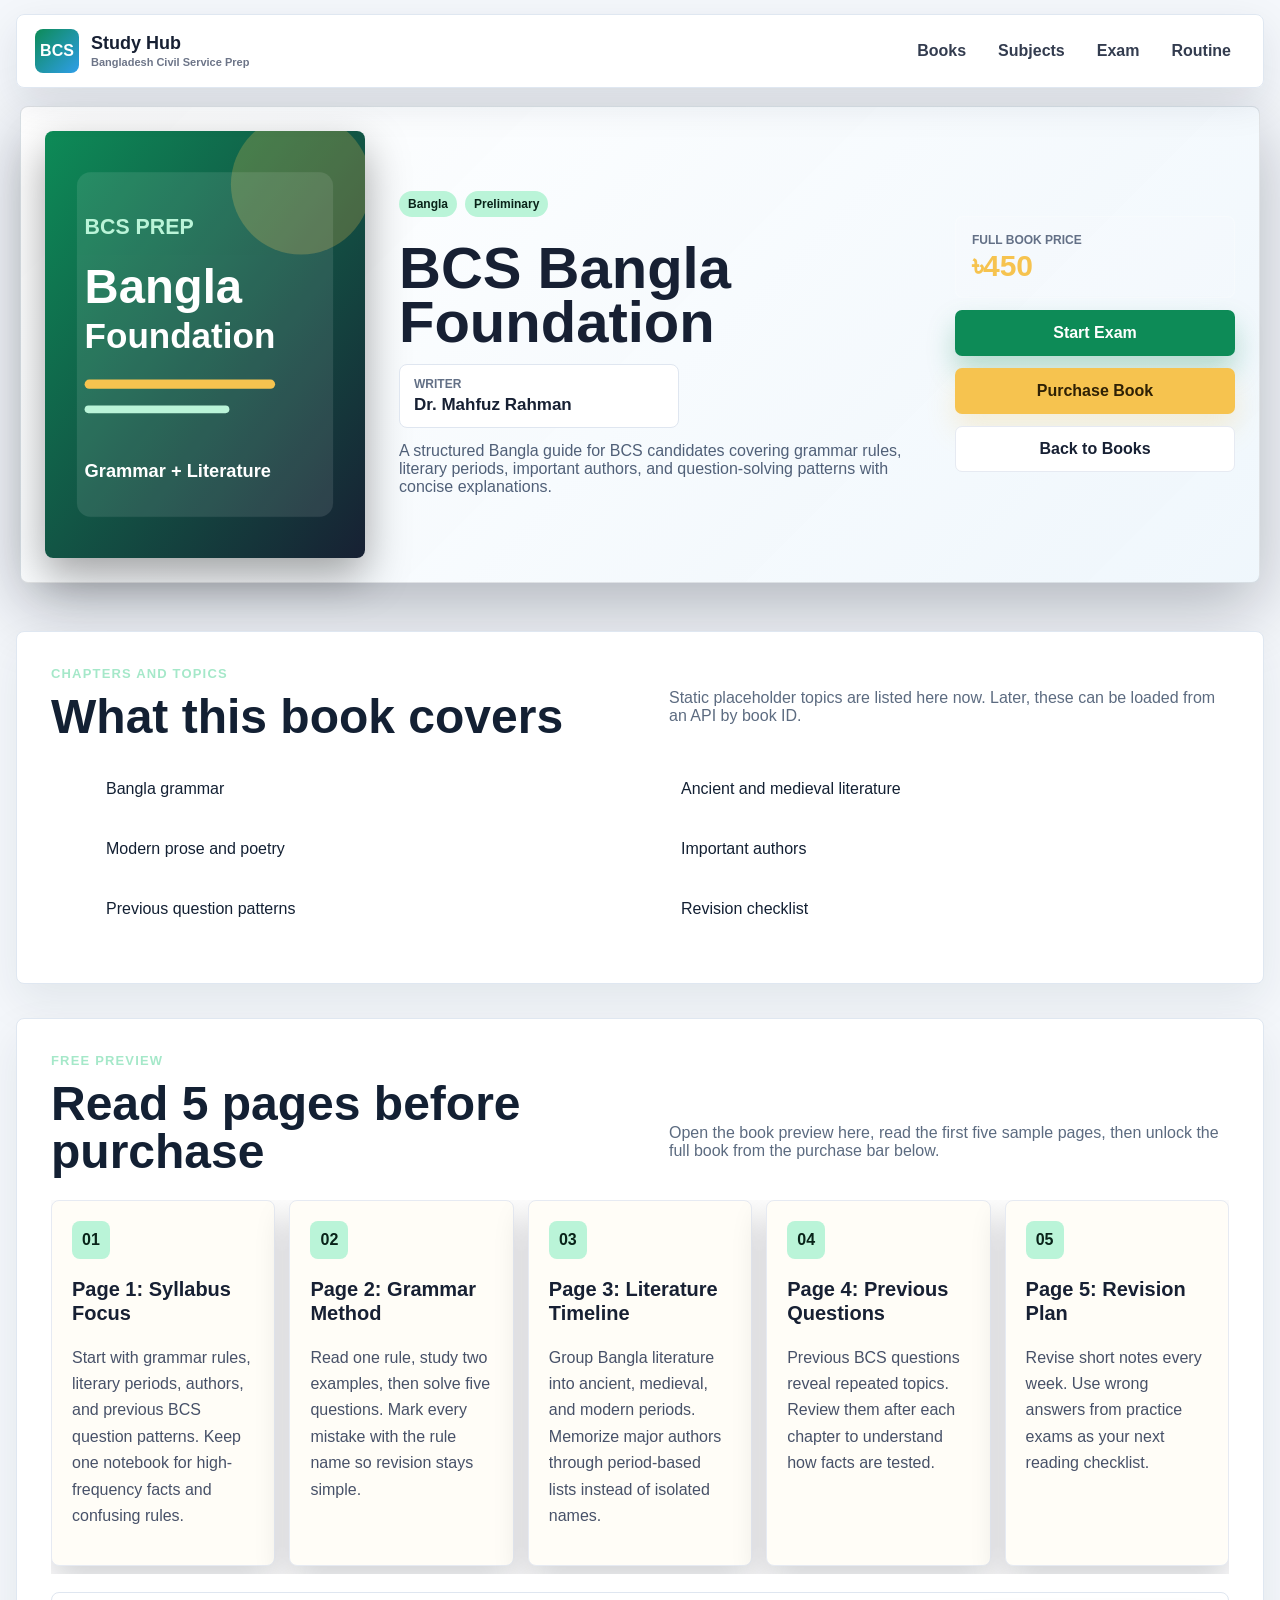
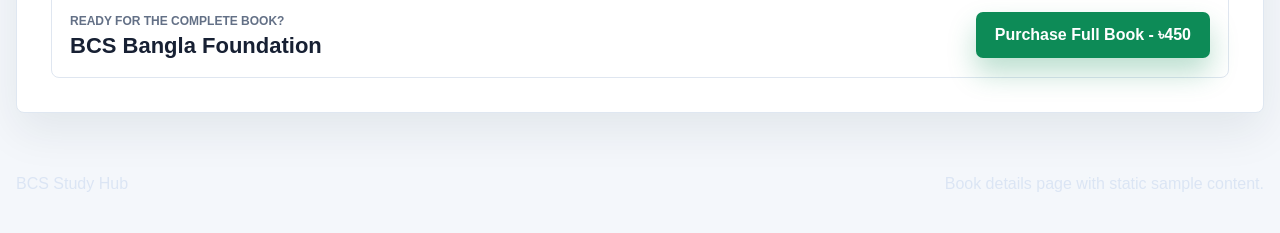
<file: pages/book.html>
<!DOCTYPE html>
<html lang="en">
<head>
  <meta charset="UTF-8">
  <meta name="viewport" content="width=device-width, initial-scale=1.0">
  <title>Book Details | BCS Study Hub</title>
  <link rel="stylesheet" href="../css/styles.css">
</head>
<body>
  <div class="app-shell">
    <header class="site-header">
      <a class="brand" href="../index.html" aria-label="BCS Study Hub home">
        <span class="brand-logo">BCS</span>
        <span>
          <strong>Study Hub</strong>
          <small>Bangladesh Civil Service Prep</small>
        </span>
      </a>
      <button class="nav-toggle" type="button" aria-label="Toggle menu" aria-expanded="false">
        <span></span>
        <span></span>
        <span></span>
      </button>
      <nav class="nav-menu" aria-label="Primary navigation">
        <a href="../index.html#books">Books</a>
        <a href="../index.html#categories">Subjects</a>
        <a href="exam.html">Exam</a>
        <a href="../index.html#about">Routine</a>
      </nav>
    </header>

    <main>
      <section class="detail-hero">
        <div class="detail-layout">
          <div class="detail-cover">
            <img id="bookCover" src="../assets/covers/bangla.svg" alt="Book cover">
          </div>

          <div class="detail-copy">
            <div class="detail-tags">
              <span id="bookSubject" class="tag">Subject</span>
              <span id="bookLevel" class="tag">Level</span>
            </div>
            <h1 id="bookTitle">Book title</h1>
            <div class="book-byline">
              <span>Writer</span>
              <strong id="bookAuthor">Author</strong>
            </div>
            <p id="bookDescription">Book description</p>
          </div>

          <aside class="detail-actions">
            <div class="price-box">
              <span>Full book price</span>
              <strong id="bookPrice">৳0</strong>
            </div>
            <button id="startExam" class="btn btn-primary" type="button">Start Exam</button>
            <a id="buyBookTop" class="btn btn-gold" href="#purchase">Purchase Book</a>
            <a class="btn btn-light" href="../index.html#books">Back to Books</a>
          </aside>
        </div>
      </section>

      <section class="section">
        <div class="section-heading">
          <div>
            <p class="eyebrow">Chapters and topics</p>
            <h2>What this book covers</h2>
          </div>
          <p>Static placeholder topics are listed here now. Later, these can be loaded from an API by book ID.</p>
        </div>
        <ul id="topicList" class="topic-list"></ul>
      </section>

      <section class="section reader-section" aria-labelledby="previewHeading">
        <div class="section-heading">
          <div>
            <p class="eyebrow">Free preview</p>
            <h2 id="previewHeading">Read 5 pages before purchase</h2>
          </div>
          <p>Open the book preview here, read the first five sample pages, then unlock the full book from the purchase bar below.</p>
        </div>
        <div id="pagePreview" class="page-preview"></div>
        <div id="purchase" class="purchase-bar">
          <div>
            <span>Ready for the complete book?</span>
            <strong id="purchaseTitle">Book title</strong>
          </div>
          <a id="purchaseBtn" class="btn btn-primary" href="#">Purchase Full Book</a>
        </div>
      </section>
    </main>

    <footer class="site-footer">
      <p>BCS Study Hub</p>
      <p>Book details page with static sample content.</p>
    </footer>
  </div>

  <script src="../js/data.js"></script>
  <script src="../js/main.js"></script>
  <script src="../js/book.js"></script>
</body>
</html>
</file>
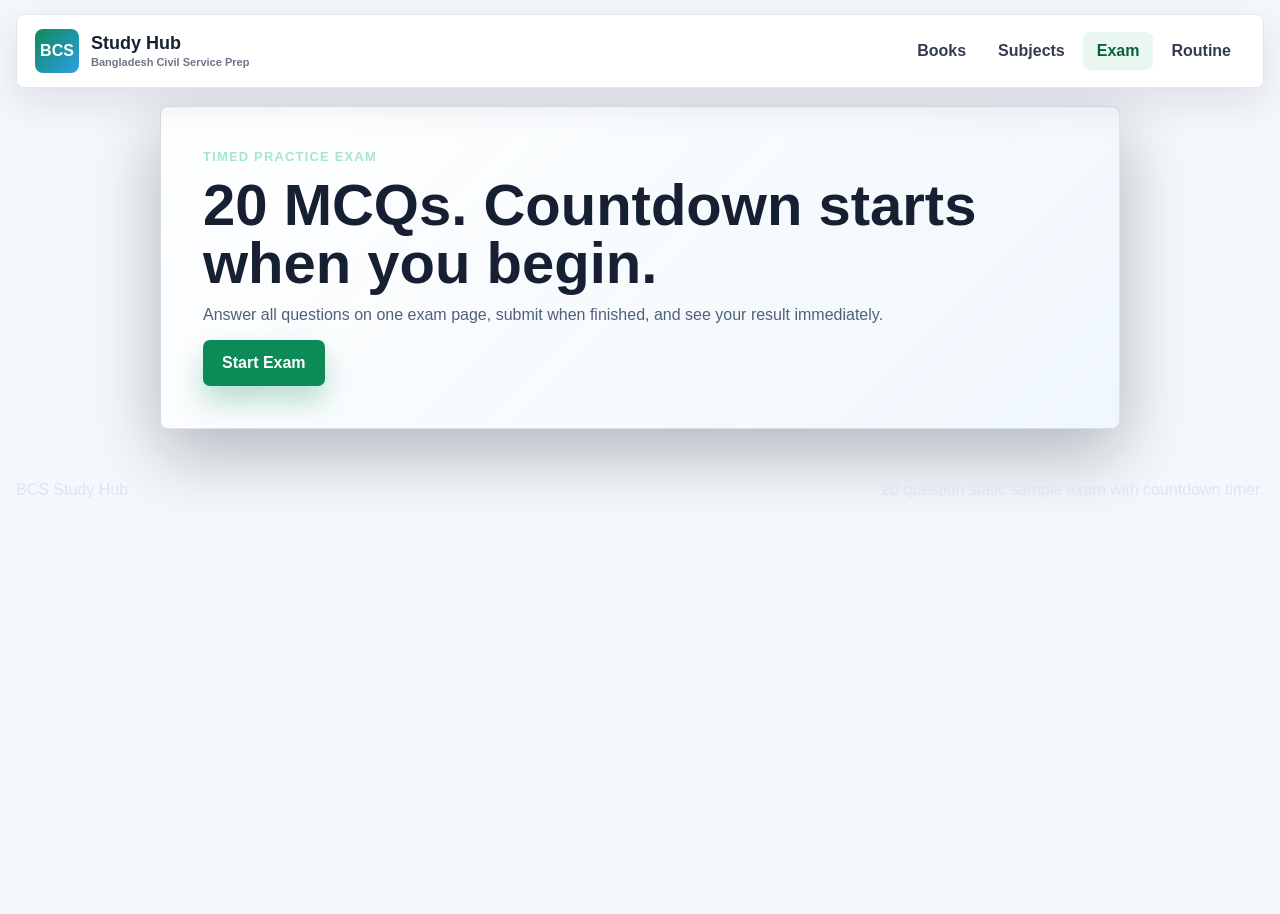
<file: pages/exam.html>
<!DOCTYPE html>
<html lang="en">
<head>
  <meta charset="UTF-8">
  <meta name="viewport" content="width=device-width, initial-scale=1.0">
  <title>Practice Exam | BCS Study Hub</title>
  <link rel="stylesheet" href="../css/styles.css">
</head>
<body>
  <div class="app-shell">
    <header class="site-header">
      <a class="brand" href="../index.html" aria-label="BCS Study Hub home">
        <span class="brand-logo">BCS</span>
        <span>
          <strong>Study Hub</strong>
          <small>Bangladesh Civil Service Prep</small>
        </span>
      </a>
      <button class="nav-toggle" type="button" aria-label="Toggle menu" aria-expanded="false">
        <span></span>
        <span></span>
        <span></span>
      </button>
      <nav class="nav-menu" aria-label="Primary navigation">
        <a href="../index.html#books">Books</a>
        <a href="../index.html#categories">Subjects</a>
        <a class="active" href="exam.html">Exam</a>
        <a href="../index.html#about">Routine</a>
      </nav>
    </header>

    <section id="examIntro" class="exam-intro">
      <p class="eyebrow">Timed practice exam</p>
      <h1>20 MCQs. Countdown starts when you begin.</h1>
      <p class="muted">Answer all questions on one exam page, submit when finished, and see your result immediately.</p>
      <button id="startExamBtn" class="btn btn-primary" type="button">Start Exam</button>
    </section>

    <main class="exam-shell">
      <aside class="exam-sidebar">
        <div class="timer">
          <span>Time remaining</span>
          <strong id="timerText">20:00</strong>
        </div>
        <div id="questionMap" class="question-map" aria-label="Question navigation"></div>
      </aside>

      <section class="exam-main">
        <div class="exam-topline">
          <p id="questionCounter" class="eyebrow">Question 1 of 20</p>
          <button id="submitBtn" class="btn btn-primary" type="button">Submit Exam</button>
        </div>
        <h1 id="questionText" class="exam-question">Question text</h1>
        <div id="optionList" class="option-list"></div>
        <div class="exam-controls">
          <button id="prevBtn" class="btn btn-light" type="button">Previous</button>
          <button id="nextBtn" class="btn btn-light" type="button">Next</button>
        </div>
      </section>
    </main>

    <footer class="site-footer">
      <p>BCS Study Hub</p>
      <p>20-question static sample exam with countdown timer.</p>
    </footer>
  </div>

  <script src="../js/data.js"></script>
  <script src="../js/main.js"></script>
  <script src="../js/exam.js"></script>
</body>
</html>
</file>
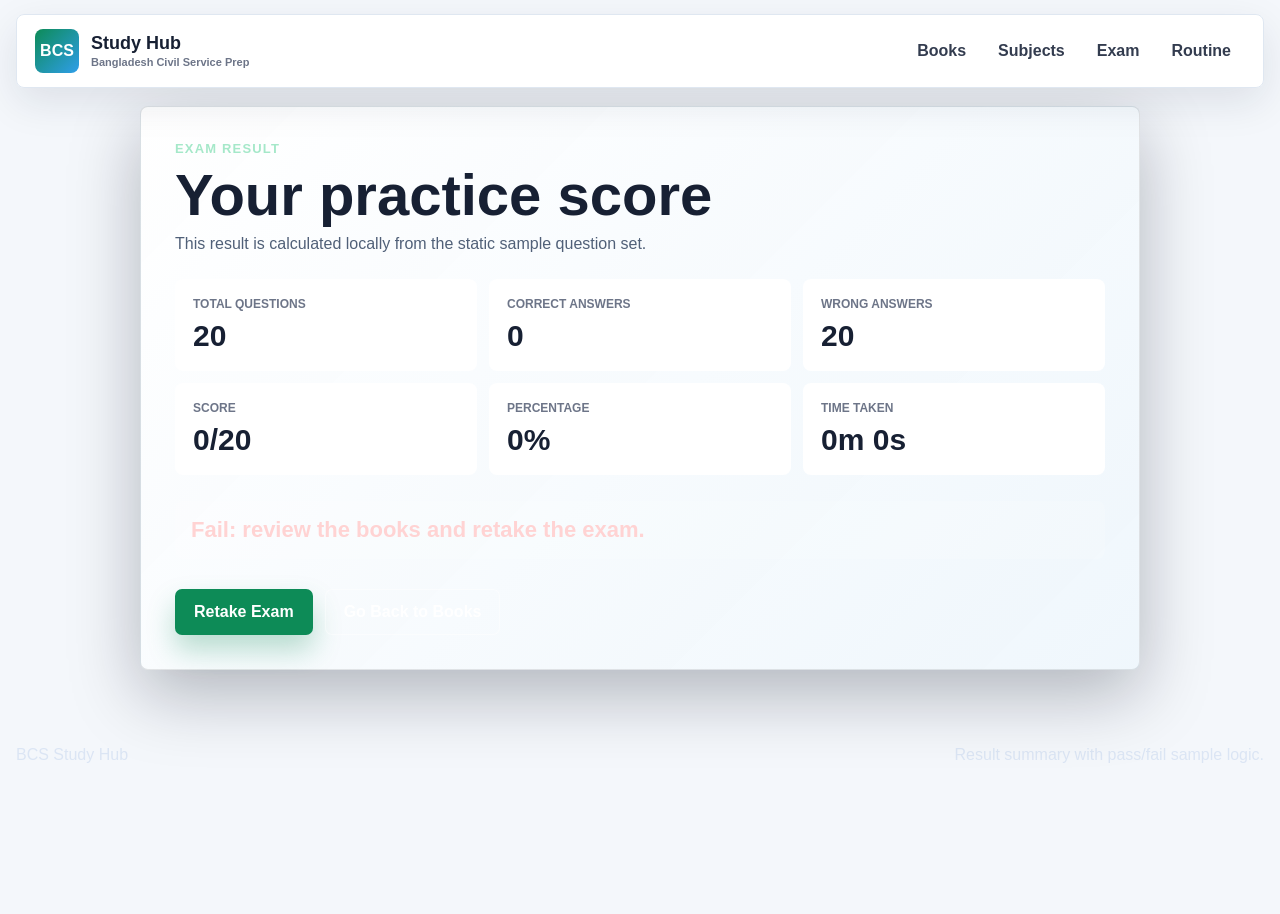
<file: pages/result.html>
<!DOCTYPE html>
<html lang="en">
<head>
  <meta charset="UTF-8">
  <meta name="viewport" content="width=device-width, initial-scale=1.0">
  <title>Exam Result | BCS Study Hub</title>
  <link rel="stylesheet" href="../css/styles.css">
</head>
<body>
  <div class="app-shell">
    <header class="site-header">
      <a class="brand" href="../index.html" aria-label="BCS Study Hub home">
        <span class="brand-logo">BCS</span>
        <span>
          <strong>Study Hub</strong>
          <small>Bangladesh Civil Service Prep</small>
        </span>
      </a>
      <button class="nav-toggle" type="button" aria-label="Toggle menu" aria-expanded="false">
        <span></span>
        <span></span>
        <span></span>
      </button>
      <nav class="nav-menu" aria-label="Primary navigation">
        <a href="../index.html#books">Books</a>
        <a href="../index.html#categories">Subjects</a>
        <a href="exam.html">Exam</a>
        <a href="../index.html#about">Routine</a>
      </nav>
    </header>

    <main class="result-page">
      <section class="result-card">
        <p class="eyebrow">Exam result</p>
        <h1>Your practice score</h1>
        <p class="muted">This result is calculated locally from the static sample question set.</p>

        <div class="result-grid">
          <div class="result-stat"><span>Total questions</span><strong id="totalQuestions">20</strong></div>
          <div class="result-stat"><span>Correct answers</span><strong id="correctAnswers">0</strong></div>
          <div class="result-stat"><span>Wrong answers</span><strong id="wrongAnswers">0</strong></div>
          <div class="result-stat"><span>Score</span><strong id="score">0/20</strong></div>
          <div class="result-stat"><span>Percentage</span><strong id="percentage">0%</strong></div>
          <div class="result-stat"><span>Time taken</span><strong id="timeTaken">0m 0s</strong></div>
        </div>

        <p id="passStatus" class="result-status">Result status</p>
        <div class="hero-actions">
          <a class="btn btn-primary" href="exam.html">Retake Exam</a>
          <a class="btn btn-ghost" href="../index.html#books">Go Back to Books</a>
        </div>
      </section>
    </main>

    <footer class="site-footer">
      <p>BCS Study Hub</p>
      <p>Result summary with pass/fail sample logic.</p>
    </footer>
  </div>

  <script src="../js/main.js"></script>
  <script src="../js/result.js"></script>
</body>
</html>
</file>
<file: css/styles.css>
:root {
  --bg: #0d1333;
  --bg-soft: #15204d;
  --surface: rgba(255, 255, 255, 0.12);
  --surface-strong: rgba(255, 255, 255, 0.18);
  --card: #ffffff;
  --text: #f9fbff;
  --ink: #172033;
  --muted: #6d7588;
  --line: rgba(255, 255, 255, 0.22);
  --line-dark: #e6eaf2;
  --primary: #0d8b57;
  --primary-dark: #06633d;
  --accent: #2f9ee9;
  --gold: #f6c34f;
  --danger: #d94b4b;
  --success: #15a66a;
  --shadow: 0 24px 70px rgba(4, 10, 30, 0.28);
  --radius: 8px;
}

* {
  box-sizing: border-box;
}

html {
  scroll-behavior: smooth;
}

body {
  margin: 0;
  font-family: Inter, Arial, Helvetica, sans-serif;
  color: var(--text);
  background:
    linear-gradient(135deg, rgba(6, 38, 54, 0.96), rgba(15, 26, 48, 0.97)),
    linear-gradient(90deg, #073b34, #1e315c 55%, #251f42);
  min-height: 100vh;
}

body[data-theme="light"] {
  color: #172033;
  background:
    linear-gradient(135deg, rgba(244, 248, 252, 0.98), rgba(232, 241, 248, 0.98)),
    linear-gradient(90deg, #ecfff6, #eef6ff 55%, #f5f0ff);
}

a {
  color: inherit;
  text-decoration: none;
}

button,
input,
select {
  font: inherit;
}

img {
  display: block;
  max-width: 100%;
}

[hidden] {
  display: none !important;
}

.app-shell {
  min-height: 100vh;
}

.site-header {
  position: sticky;
  top: 0;
  z-index: 30;
  display: flex;
  align-items: center;
  justify-content: space-between;
  gap: 24px;
  width: min(1420px, calc(100% - 40px));
  margin: 20px auto 0;
  padding: 14px 18px;
  border: 1px solid var(--line);
  border-radius: var(--radius);
  background: rgba(255, 255, 255, 0.9);
  color: var(--ink);
  box-shadow: 0 12px 34px rgba(8, 16, 38, 0.18);
  backdrop-filter: blur(20px);
}

.brand {
  display: flex;
  align-items: center;
  gap: 12px;
  min-width: 210px;
}

.brand-logo {
  display: grid;
  place-items: center;
  width: 44px;
  height: 44px;
  border-radius: var(--radius);
  color: #fff;
  background: linear-gradient(135deg, var(--primary), var(--accent));
  font-weight: 900;
}

.brand strong,
.brand small {
  display: block;
}

.brand strong {
  font-size: 18px;
  line-height: 1.1;
}

.brand small {
  margin-top: 3px;
  color: var(--muted);
  font-size: 11px;
  font-weight: 700;
}

.nav-menu {
  display: flex;
  align-items: center;
  gap: 4px;
}

.nav-menu a {
  padding: 10px 14px;
  border-radius: 7px;
  color: #333c4f;
  font-weight: 700;
  transition: background 180ms ease, color 180ms ease;
}

.nav-menu a:hover,
.nav-menu a.active {
  background: #e9f7f0;
  color: var(--primary-dark);
}

.cart-link {
  display: inline-flex;
  align-items: center;
  gap: 7px;
}

.cart-link span {
  display: grid;
  place-items: center;
  min-width: 22px;
  height: 22px;
  padding: 0 6px;
  border-radius: 999px;
  color: #fff;
  background: var(--primary);
  font-size: 12px;
}

.theme-toggle,
.login-btn {
  display: inline-flex;
  align-items: center;
  justify-content: center;
  gap: 8px;
  min-height: 38px;
  border-radius: 7px;
  padding: 9px 13px;
  cursor: pointer;
  font-weight: 900;
}

.theme-toggle {
  border: 1px solid #d4dce8;
  color: #263248;
  background: #fff;
}

.theme-icon {
  display: grid;
  place-items: center;
  position: relative;
  width: 24px;
  height: 24px;
  border-radius: 999px;
  color: #082116;
  background: #f6c34f;
  font-size: 0;
  line-height: 1;
}

.theme-icon::before {
  content: "";
  width: 10px;
  height: 10px;
  border-radius: 999px;
  background: currentColor;
  box-shadow:
    0 -7px 0 -4px currentColor,
    0 7px 0 -4px currentColor,
    7px 0 0 -4px currentColor,
    -7px 0 0 -4px currentColor;
}

.theme-label {
  min-width: 35px;
  text-align: left;
}

body[data-theme="light"] .theme-icon {
  color: #fff;
  background: #172033;
}

body[data-theme="light"] .theme-icon::before {
  width: 11px;
  height: 11px;
  background: #fff;
  box-shadow: 4px -2px 0 0 #172033;
}

.login-btn {
  border: 1px solid var(--primary);
  color: #fff;
  background: var(--primary);
  box-shadow: 0 10px 22px rgba(13, 139, 87, 0.22);
}

.nav-toggle {
  display: none;
  width: 44px;
  height: 44px;
  border: 1px solid var(--line-dark);
  border-radius: 7px;
  background: #fff;
  cursor: pointer;
}

.nav-toggle span {
  display: block;
  width: 20px;
  height: 2px;
  margin: 5px auto;
  background: var(--ink);
}

.hero {
  display: grid;
  grid-template-columns: minmax(0, 1fr) minmax(360px, 0.72fr);
  align-items: center;
  gap: 32px;
  width: min(1420px, calc(100% - 40px));
  min-height: 620px;
  margin: 18px auto 48px;
  padding: 72px 64px;
  border: 1px solid var(--line);
  border-radius: var(--radius);
  background:
    linear-gradient(90deg, rgba(8, 14, 31, 0.94), rgba(8, 14, 31, 0.58)),
    linear-gradient(135deg, rgba(13, 139, 87, 0.2), rgba(47, 158, 233, 0.12)),
    linear-gradient(135deg, rgba(255, 255, 255, 0.24), rgba(255, 255, 255, 0.06));
  box-shadow: var(--shadow);
}

.eyebrow {
  margin: 0 0 12px;
  color: #a5e8c9;
  font-size: 13px;
  font-weight: 900;
  letter-spacing: 0.09em;
  text-transform: uppercase;
}

h1,
h2,
h3,
p {
  margin-top: 0;
}

h1 {
  max-width: 860px;
  margin-bottom: 18px;
  font-size: clamp(42px, 6.6vw, 86px);
  line-height: 0.94;
  letter-spacing: 0;
}

.hero-text {
  max-width: 650px;
  color: #dbe5f4;
  font-size: 18px;
}

.hero-actions {
  display: flex;
  flex-wrap: wrap;
  gap: 12px;
  margin-top: 30px;
}

.btn {
  display: inline-flex;
  align-items: center;
  justify-content: center;
  min-height: 46px;
  padding: 12px 18px;
  border: 1px solid transparent;
  border-radius: 7px;
  cursor: pointer;
  font-weight: 900;
  transition: transform 180ms ease, box-shadow 180ms ease, background 180ms ease, color 180ms ease;
}

.btn:hover {
  transform: translateY(-2px);
}

.btn-primary {
  color: #fff;
  background: var(--primary);
  box-shadow: 0 15px 28px rgba(13, 139, 87, 0.28);
}

.btn-primary:hover {
  background: var(--primary-dark);
}

.btn-ghost {
  color: #fff;
  border-color: rgba(255, 255, 255, 0.4);
  background: rgba(255, 255, 255, 0.08);
}

.btn-light {
  color: var(--ink);
  background: #fff;
  border-color: var(--line-dark);
}

.btn-gold {
  color: #2f2105;
  background: var(--gold);
  box-shadow: 0 15px 28px rgba(246, 195, 79, 0.22);
}

.btn-gold:hover {
  background: #ffd56e;
}

.hero-panel {
  display: grid;
  gap: 16px;
}

.hero-card {
  min-height: 280px;
  padding: 26px;
  border: 1px solid var(--line);
  border-radius: var(--radius);
  background:
    linear-gradient(160deg, rgba(13, 139, 87, 0.34), transparent 46%),
    linear-gradient(145deg, rgba(255, 255, 255, 0.24), rgba(255, 255, 255, 0.08)),
    repeating-linear-gradient(0deg, transparent 0 34px, rgba(255, 255, 255, 0.08) 35px);
  box-shadow: inset 0 1px 0 rgba(255, 255, 255, 0.24), 0 24px 46px rgba(0, 0, 0, 0.18);
}

.status-pill,
.tag {
  display: inline-flex;
  align-items: center;
  width: fit-content;
  min-height: 26px;
  padding: 5px 9px;
  border-radius: 999px;
  color: #092319;
  background: #baf4d8;
  font-size: 12px;
  font-weight: 900;
}

.hero-card h2 {
  margin: 26px 0 10px;
  color: #fff;
  font-size: 24px;
}

.hero-card strong {
  display: block;
  margin-bottom: 10px;
  color: var(--gold);
  font-size: 56px;
  line-height: 1;
}

.hero-card p {
  color: #dbe5f4;
}

.hero-metrics {
  display: grid;
  grid-template-columns: repeat(3, 1fr);
  gap: 10px;
}

.hero-metrics div {
  padding: 16px;
  border: 1px solid var(--line);
  border-radius: var(--radius);
  background: rgba(255, 255, 255, 0.14);
}

.hero-metrics strong,
.hero-metrics span {
  display: block;
}

.hero-metrics strong {
  color: #fff;
  font-size: 28px;
}

.hero-metrics span {
  color: #dbe5f4;
  font-size: 12px;
  font-weight: 700;
}

.category-bar {
  display: flex;
  gap: 0;
  width: min(1420px, calc(100% - 40px));
  margin: 0 auto 48px;
  border-radius: var(--radius);
  overflow-x: auto;
  background: linear-gradient(90deg, #056b43, var(--primary), #087548);
  box-shadow: 0 18px 40px rgba(4, 10, 30, 0.18);
}

.category-bar a {
  flex: 0 0 auto;
  padding: 18px 24px;
  color: #fff;
  font-weight: 900;
  white-space: nowrap;
  border-right: 1px solid rgba(255, 255, 255, 0.14);
}

.category-bar a:hover {
  background: rgba(0, 0, 0, 0.12);
}

.section {
  width: min(1420px, calc(100% - 40px));
  margin: 0 auto 48px;
  padding: 46px;
  border: 1px solid var(--line);
  border-radius: var(--radius);
  background: rgba(255, 255, 255, 0.14);
  box-shadow: var(--shadow);
  backdrop-filter: blur(18px);
}

.library-section {
  position: relative;
  overflow: hidden;
  background:
    linear-gradient(135deg, rgba(255, 255, 255, 0.2), rgba(255, 255, 255, 0.08)),
    linear-gradient(180deg, rgba(13, 139, 87, 0.12), rgba(47, 158, 233, 0.08));
}

.library-section::before {
  content: "";
  position: absolute;
  inset: 0;
  pointer-events: none;
  background: linear-gradient(90deg, rgba(255, 255, 255, 0.06), transparent 30%, rgba(255, 255, 255, 0.08));
}

.library-section > * {
  position: relative;
  z-index: 1;
}

.section-heading {
  display: flex;
  justify-content: space-between;
  align-items: flex-end;
  gap: 32px;
  margin-bottom: 24px;
}

.section-heading h2 {
  margin: 0;
  color: #fff;
  font-size: clamp(30px, 4vw, 48px);
  line-height: 1;
}

.section-heading > p {
  max-width: 560px;
  color: #dbe5f4;
}

.toolbar {
  display: grid;
  grid-template-columns: minmax(0, 1fr) minmax(210px, 260px);
  gap: 14px;
  margin-bottom: 24px;
}

.demo-tabs-block {
  position: relative;
  max-width: 760px;
  margin: 10px auto 34px;
  text-align: center;
}

.demo-tabs-block::after {
  content: "";
  position: absolute;
  top: 4px;
  right: -120px;
  width: 120px;
  height: 120px;
  opacity: 0.45;
  background-image: radial-gradient(circle, rgba(255, 255, 255, 0.72) 2px, transparent 3px);
  background-size: 28px 28px;
}

.demo-tabs-block h3 {
  margin: 0 0 26px;
  color: #fff;
  font-size: clamp(32px, 4.5vw, 48px);
  font-weight: 500;
  line-height: 1.12;
}

.demo-tabs-block h3 span {
  position: relative;
  display: inline-block;
  font-weight: 900;
}

.demo-tabs-block h3 span::after {
  content: "";
  position: absolute;
  left: 4px;
  right: 4px;
  bottom: 3px;
  z-index: -1;
  height: 10px;
  border-radius: 999px;
  background: var(--gold);
}

.book-tabs {
  position: relative;
  z-index: 1;
  display: grid;
  grid-template-columns: repeat(3, minmax(110px, 1fr));
  gap: 0;
  width: min(520px, 100%);
  max-width: 100%;
  margin: 0 auto;
  padding: 0 18px;
  border: 0;
  border-radius: 0;
  background: #edf5fb;
  box-shadow: 0 14px 34px rgba(4, 10, 30, 0.18);
}

.book-tab {
  position: relative;
  width: 100%;
  min-height: 46px;
  border: 0;
  border-radius: 0;
  padding: 12px 10px;
  color: #47658f;
  background: transparent;
  cursor: pointer;
  font-size: 13px;
  font-weight: 900;
}

.book-tab:hover,
.book-tab.active {
  color: #24b99b;
  background: transparent;
}

.book-tab::after {
  content: "";
  position: absolute;
  left: 18px;
  right: 18px;
  bottom: 7px;
  height: 1px;
  background: transparent;
}

.book-tab:hover::after,
.book-tab.active::after {
  background: #24b99b;
}

.search-box,
.select-box,
.field {
  display: grid;
  gap: 8px;
}

.search-box span,
.select-box span,
.field span {
  color: #dbe5f4;
  font-size: 12px;
  font-weight: 900;
  text-transform: uppercase;
}

input,
select {
  width: 100%;
  min-height: 48px;
  border: 1px solid rgba(255, 255, 255, 0.28);
  border-radius: 7px;
  padding: 0 14px;
  color: var(--ink);
  background: rgba(255, 255, 255, 0.92);
}

.featured-book {
  display: grid;
  grid-template-columns: minmax(160px, 220px) minmax(0, 1fr) minmax(190px, 240px);
  gap: 24px;
  align-items: center;
  min-height: 300px;
  margin-bottom: 28px;
  padding: 24px;
  border: 1px solid rgba(255, 255, 255, 0.18);
  border-radius: var(--radius);
  background:
    linear-gradient(90deg, rgba(8, 16, 38, 0.9), rgba(8, 16, 38, 0.68)),
    linear-gradient(135deg, rgba(13, 139, 87, 0.38), rgba(47, 158, 233, 0.24));
  box-shadow: inset 0 1px 0 rgba(255, 255, 255, 0.16), 0 24px 54px rgba(0, 0, 0, 0.24);
}

.library-section .featured-book {
  display: none;
}

.featured-cover {
  overflow: hidden;
  border-radius: var(--radius);
  box-shadow: 0 22px 44px rgba(0, 0, 0, 0.4);
  transition: transform 180ms ease;
}

.featured-cover:hover {
  transform: translateY(-4px);
}

.featured-cover img {
  width: 100%;
  aspect-ratio: 3 / 4;
  object-fit: cover;
}

.featured-content h3 {
  margin-bottom: 10px;
  color: #fff;
  font-size: clamp(30px, 4vw, 52px);
  line-height: 1;
}

.featured-content p {
  max-width: 680px;
  color: #dbe5f4;
}

.featured-actions {
  display: grid;
  gap: 12px;
}

.writer-row,
.book-byline {
  display: grid;
  gap: 4px;
  margin: 14px 0;
}

.writer-row span,
.book-byline span,
.price-box span,
.purchase-bar span {
  color: #c7d3e7;
  font-size: 12px;
  font-weight: 900;
  text-transform: uppercase;
}

.writer-row strong,
.book-byline strong {
  color: #fff;
  font-size: 17px;
}

.writer-row.small {
  margin: 0 0 10px;
}

.writer-row.small span {
  font-size: 11px;
}

.writer-row.small strong {
  color: #dce5f4;
  overflow: hidden;
  font-size: 13px;
  text-overflow: ellipsis;
  white-space: nowrap;
}

.price-box {
  display: grid;
  gap: 4px;
  padding: 16px;
  border: 1px solid rgba(255, 255, 255, 0.22);
  border-radius: var(--radius);
  background: rgba(255, 255, 255, 0.12);
}

.price-box strong {
  color: var(--gold);
  font-size: 30px;
  line-height: 1;
}

.price-box.compact {
  background: rgba(0, 0, 0, 0.18);
}

.carousel-shell {
  position: relative;
}

.book-grid.book-carousel {
  display: grid;
  grid-template-columns: repeat(3, minmax(0, 1fr));
  gap: 16px;
  overflow: visible;
  padding: 0 4px 22px;
}

.book-grid.book-carousel::-webkit-scrollbar {
  display: none;
}

.library-section .carousel-btn,
.library-section .carousel-dots {
  display: none;
}

.book-card {
  position: relative;
  display: flex;
  flex-direction: column;
  height: 520px;
  overflow: hidden;
  border-radius: var(--radius);
  border: 1px solid rgba(255, 255, 255, 0.12);
  background:
    linear-gradient(180deg, rgba(20, 30, 62, 0.98), rgba(8, 7, 27, 0.98)),
    #0a071b;
  box-shadow: 0 14px 28px rgba(4, 10, 30, 0.28);
  cursor: pointer;
  transition: transform 180ms ease, box-shadow 180ms ease, border-color 180ms ease;
}

.book-card:hover {
  transform: translateY(-5px);
  border-color: rgba(186, 244, 216, 0.42);
  box-shadow: 0 22px 42px rgba(4, 10, 30, 0.38);
}

.book-cover-wrap {
  position: relative;
  height: 235px;
  flex: 0 0 235px;
  overflow: hidden;
  background: rgba(255, 255, 255, 0.05);
}

.book-cover-wrap img {
  width: 100%;
  height: 100%;
  object-fit: cover;
}

.book-cover-wrap::after {
  content: "";
  position: absolute;
  inset: auto 0 0;
  height: 38%;
  background: linear-gradient(transparent, rgba(8, 7, 27, 0.88));
}

.book-badge {
  position: absolute;
  top: 10px;
  right: 10px;
  z-index: 1;
  padding: 5px 8px;
  border-radius: 999px;
  color: #082116;
  background: #d5ff73;
  font-size: 11px;
  font-weight: 900;
}

.book-card-body {
  display: flex;
  flex: 1;
  flex-direction: column;
  min-height: 0;
  padding: 14px 16px 16px;
}

.book-card h3 {
  display: -webkit-box;
  min-height: 44px;
  margin-bottom: 7px;
  color: #fff;
  overflow: hidden;
  font-size: 17px;
  line-height: 1.28;
  -webkit-box-orient: vertical;
  -webkit-line-clamp: 2;
}

.book-card p {
  display: -webkit-box;
  min-height: 50px;
  margin-bottom: 10px;
  color: #d5d9e8;
  overflow: hidden;
  font-size: 13px;
  line-height: 1.28;
  -webkit-box-orient: vertical;
  -webkit-line-clamp: 3;
}

.book-meta {
  display: flex;
  justify-content: space-between;
  gap: 12px;
  margin: auto 0 12px;
  color: #b8ff5e;
  font-size: 13px;
  font-weight: 900;
}

.book-meta span {
  min-width: 0;
}

.book-meta span:first-child {
  overflow: hidden;
  text-overflow: ellipsis;
  white-space: nowrap;
}

.card-link {
  width: 100%;
  min-height: 42px;
  padding: 10px 14px;
}

.carousel-btn {
  position: absolute;
  top: 50%;
  z-index: 5;
  display: grid;
  place-items: center;
  width: 44px;
  height: 64px;
  border: 1px solid rgba(255, 255, 255, 0.28);
  border-radius: var(--radius);
  color: #fff;
  background: rgba(5, 10, 28, 0.72);
  box-shadow: 0 18px 34px rgba(0, 0, 0, 0.32);
  cursor: pointer;
  font-size: 38px;
  line-height: 1;
  transform: translateY(-50%);
  transition: background 180ms ease, transform 180ms ease, opacity 180ms ease;
}

.carousel-btn:hover {
  background: rgba(13, 139, 87, 0.92);
  transform: translateY(-50%) scale(1.04);
}

.carousel-btn:disabled {
  cursor: not-allowed;
  opacity: 0.32;
}

.carousel-btn-prev {
  left: -12px;
}

.carousel-btn-next {
  right: -12px;
}

.carousel-dots {
  display: flex;
  justify-content: center;
  gap: 8px;
  min-height: 20px;
}

.carousel-dots button {
  width: 9px;
  height: 9px;
  padding: 0;
  border: 0;
  border-radius: 999px;
  background: rgba(255, 255, 255, 0.38);
  cursor: pointer;
  transition: width 180ms ease, background 180ms ease;
}

.carousel-dots button.active {
  width: 28px;
  background: #baf4d8;
}

.courses-section {
  color: var(--ink);
  background: #f7f9fc;
  border-color: #e4e9f2;
}

.courses-section .eyebrow {
  color: var(--primary-dark);
}

.course-topbar {
  display: flex;
  align-items: end;
  justify-content: space-between;
  gap: 24px;
  margin-bottom: 24px;
}

.course-topbar h2 {
  margin-bottom: 10px;
  color: var(--ink);
  font-size: clamp(30px, 4vw, 46px);
  line-height: 1;
}

.course-topbar p {
  max-width: 720px;
  margin-bottom: 0;
  color: #5d687c;
}

.course-sort {
  min-width: 220px;
}

.course-sort span,
.sell-form .field span {
  color: #546077;
}

.course-market {
  display: grid;
  grid-template-columns: 300px minmax(0, 1fr);
  gap: 24px;
  align-items: start;
}

.course-filter,
.course-card,
.sell-form {
  border: 1px solid #e1e7f0;
  border-radius: var(--radius);
  background: #fff;
  box-shadow: 0 14px 34px rgba(21, 32, 77, 0.08);
}

.course-filter {
  position: sticky;
  top: 104px;
  overflow: hidden;
}

.course-filter h3 {
  margin: 0;
  padding: 18px;
  color: var(--ink);
  border-bottom: 1px solid #edf1f7;
}

.filter-group {
  padding: 16px;
  border-bottom: 1px solid #edf1f7;
}

.filter-group strong {
  display: block;
  margin-bottom: 12px;
  padding: 12px 14px;
  border-radius: var(--radius);
  background: #f1f4f8;
  color: #1f2937;
  font-size: 13px;
}

.filter-options {
  display: grid;
  gap: 9px;
}

.filter-option {
  display: flex;
  align-items: center;
  gap: 10px;
  width: 100%;
  min-height: 34px;
  border: 0;
  color: #425066;
  background: transparent;
  cursor: pointer;
  text-align: left;
}

.filter-option span {
  width: 20px;
  height: 20px;
  border: 2px solid #cbd3df;
  border-radius: 6px;
  background: #fff;
}

.filter-option.active {
  color: var(--primary-dark);
  font-weight: 900;
}

.filter-option.active span {
  border-color: var(--primary);
  background:
    linear-gradient(135deg, transparent 44%, #fff 45% 55%, transparent 56%),
    var(--primary);
}

.filter-summary {
  display: flex;
  align-items: center;
  justify-content: space-between;
  gap: 10px;
  padding: 16px;
  color: #5d687c;
  font-size: 13px;
  font-weight: 800;
}

.text-btn {
  border: 0;
  color: var(--primary-dark);
  background: transparent;
  cursor: pointer;
  font-weight: 900;
}

.course-grid {
  display: grid;
  grid-template-columns: repeat(3, minmax(0, 1fr));
  gap: 16px;
}

.course-card {
  display: flex;
  flex-direction: column;
  overflow: hidden;
  transition: transform 180ms ease, box-shadow 180ms ease;
}

.course-card:hover {
  transform: translateY(-4px);
  box-shadow: 0 18px 42px rgba(21, 32, 77, 0.14);
}

.course-thumb {
  position: relative;
  display: block;
  height: 190px;
  overflow: hidden;
  background: #10162e;
}

.course-thumb img {
  width: 100%;
  height: 100%;
  object-fit: cover;
}

.course-thumb span {
  position: absolute;
  top: 12px;
  left: 12px;
  padding: 6px 9px;
  border-radius: 999px;
  color: #072014;
  background: #baf4d8;
  font-size: 12px;
  font-weight: 900;
}

.course-body {
  display: flex;
  flex: 1;
  flex-direction: column;
  padding: 16px;
}

.course-tags,
.course-meta,
.course-actions {
  display: flex;
  align-items: center;
  gap: 10px;
}

.course-tags {
  flex-wrap: wrap;
  margin-bottom: 12px;
}

.course-tags span {
  padding: 5px 8px;
  border-radius: 999px;
  color: #425066;
  background: #f0f4f8;
  font-size: 12px;
  font-weight: 800;
}

.course-card h3 {
  display: -webkit-box;
  min-height: 48px;
  margin-bottom: 8px;
  color: #071226;
  overflow: hidden;
  font-size: 19px;
  line-height: 1.25;
  -webkit-box-orient: vertical;
  -webkit-line-clamp: 2;
}

.course-card p {
  display: -webkit-box;
  min-height: 57px;
  color: #5d687c;
  overflow: hidden;
  font-size: 14px;
  line-height: 1.35;
  -webkit-box-orient: vertical;
  -webkit-line-clamp: 3;
}

.course-meta {
  margin: auto 0 14px;
}

.course-meta strong {
  color: #f06f13;
  font-size: 22px;
}

.course-meta del,
.course-meta span {
  color: #7a8597;
  font-size: 13px;
}

.course-meta span {
  margin-left: auto;
}

.course-actions {
  display: grid;
  grid-template-columns: minmax(0, 1fr) minmax(0, 1fr);
}

.course-actions .btn {
  min-height: 42px;
  padding: 10px 12px;
}

.sell-section {
  display: grid;
  grid-template-columns: minmax(0, 0.8fr) minmax(420px, 1fr);
  gap: 28px;
  align-items: start;
  background:
    linear-gradient(135deg, rgba(8, 16, 38, 0.92), rgba(13, 139, 87, 0.58)),
    rgba(255, 255, 255, 0.12);
}

.sell-copy h2 {
  color: #fff;
  font-size: clamp(32px, 4vw, 54px);
  line-height: 1;
}

.sell-form {
  display: grid;
  grid-template-columns: repeat(2, minmax(0, 1fr));
  gap: 14px;
  padding: 18px;
}

.sell-form .btn,
.form-message {
  grid-column: 1 / -1;
}

.form-message {
  margin: 0;
  color: var(--primary-dark);
  font-weight: 900;
}

.split-section {
  display: grid;
  grid-template-columns: minmax(0, 0.8fr) minmax(360px, 1fr);
  gap: 26px;
  align-items: start;
}

.split-section h2 {
  color: #fff;
  font-size: clamp(30px, 4vw, 48px);
}

.muted {
  color: #dbe5f4;
}

.routine-list {
  display: grid;
  gap: 14px;
}

.routine-list article {
  display: grid;
  grid-template-columns: 54px 1fr;
  gap: 14px;
  padding: 18px;
  border: 1px solid var(--line);
  border-radius: var(--radius);
  background: rgba(255, 255, 255, 0.12);
}

.routine-list span {
  display: grid;
  place-items: center;
  width: 44px;
  height: 44px;
  border-radius: var(--radius);
  color: #092319;
  background: var(--gold);
  font-weight: 900;
}

.routine-list h3 {
  margin-bottom: 5px;
  color: #fff;
}

.routine-list p {
  margin-bottom: 0;
  color: #dbe5f4;
}

.detail-hero {
  width: min(1420px, calc(100% - 40px));
  margin: 18px auto 48px;
  padding: 24px;
  border: 1px solid var(--line);
  border-radius: var(--radius);
  background: rgba(0, 0, 0, 0.78);
  box-shadow: var(--shadow);
}

.detail-layout {
  display: grid;
  grid-template-columns: minmax(220px, 320px) minmax(0, 1fr) minmax(210px, 280px);
  gap: 34px;
  align-items: center;
}

.detail-cover {
  overflow: hidden;
  border-radius: var(--radius);
  box-shadow: 0 18px 44px rgba(0, 0, 0, 0.36);
}

.detail-copy h1 {
  margin-bottom: 12px;
  font-size: clamp(32px, 5vw, 58px);
}

.detail-copy p {
  color: #d6dceb;
}

.book-byline {
  width: fit-content;
  min-width: min(100%, 280px);
  padding: 12px 14px;
  border: 1px solid rgba(255, 255, 255, 0.18);
  border-radius: var(--radius);
  background: rgba(255, 255, 255, 0.1);
}

.detail-tags {
  display: flex;
  flex-wrap: wrap;
  gap: 8px;
  margin: 14px 0 24px;
}

.detail-actions {
  display: grid;
  gap: 12px;
}

.topic-list {
  display: grid;
  grid-template-columns: repeat(2, minmax(0, 1fr));
  gap: 12px;
}

.topic-list li {
  padding: 14px;
  border: 1px solid var(--line);
  border-radius: var(--radius);
  background: rgba(255, 255, 255, 0.1);
  list-style: none;
}

.reader-section {
  background:
    linear-gradient(135deg, rgba(255, 255, 255, 0.18), rgba(255, 255, 255, 0.1)),
    linear-gradient(180deg, rgba(13, 139, 87, 0.12), rgba(47, 158, 233, 0.08));
}

.page-preview {
  display: grid;
  grid-template-columns: repeat(5, minmax(180px, 1fr));
  gap: 14px;
  overflow-x: auto;
  padding-bottom: 8px;
}

.preview-page {
  min-height: 270px;
  padding: 20px;
  border: 1px solid var(--line-dark);
  border-radius: var(--radius);
  color: var(--ink);
  background: #fffdf7;
  box-shadow: 0 16px 34px rgba(4, 10, 30, 0.18);
}

.preview-page span {
  display: grid;
  place-items: center;
  width: 38px;
  height: 38px;
  margin-bottom: 18px;
  border-radius: var(--radius);
  color: #092319;
  background: #baf4d8;
  font-weight: 900;
}

.preview-page h3 {
  color: var(--ink);
  font-size: 20px;
  line-height: 1.2;
}

.preview-page p {
  color: #475168;
  line-height: 1.65;
}

.purchase-bar {
  display: flex;
  align-items: center;
  justify-content: space-between;
  gap: 18px;
  margin-top: 18px;
  padding: 18px;
  border: 1px solid rgba(255, 255, 255, 0.22);
  border-radius: var(--radius);
  background: rgba(4, 10, 30, 0.42);
}

.purchase-bar strong {
  display: block;
  margin-top: 4px;
  color: #fff;
  font-size: 22px;
}

.exam-intro {
  width: min(960px, calc(100% - 40px));
  margin: 18px auto 24px;
  padding: 42px;
  border: 1px solid var(--line);
  border-radius: var(--radius);
  background:
    linear-gradient(90deg, rgba(8, 14, 31, 0.94), rgba(8, 14, 31, 0.68)),
    linear-gradient(135deg, rgba(13, 139, 87, 0.22), rgba(246, 195, 79, 0.14));
  box-shadow: var(--shadow);
}

.exam-intro h1 {
  margin-bottom: 14px;
  font-size: clamp(34px, 5vw, 58px);
  line-height: 1;
}

.exam-shell {
  width: min(1180px, calc(100% - 40px));
  margin: 18px auto 48px;
  display: grid;
  grid-template-columns: 280px minmax(0, 1fr);
  gap: 18px;
}

.exam-sidebar,
.exam-main,
.result-card {
  border: 1px solid var(--line);
  border-radius: var(--radius);
  background: rgba(255, 255, 255, 0.14);
  box-shadow: var(--shadow);
  backdrop-filter: blur(18px);
}

.exam-sidebar {
  padding: 20px;
}

.timer {
  padding: 18px;
  border-radius: var(--radius);
  color: var(--ink);
  background: #fff;
}

.timer span {
  display: block;
  color: var(--muted);
  font-size: 12px;
  font-weight: 900;
  text-transform: uppercase;
}

.timer strong {
  display: block;
  margin-top: 6px;
  font-size: 34px;
}

.question-map {
  display: grid;
  grid-template-columns: repeat(5, 1fr);
  gap: 8px;
  margin-top: 18px;
}

.question-map button {
  height: 38px;
  border: 1px solid var(--line);
  border-radius: 7px;
  color: #fff;
  background: rgba(255, 255, 255, 0.12);
  cursor: pointer;
  font-weight: 900;
}

.question-map button.current {
  background: var(--accent);
}

.question-map button.answered {
  background: var(--primary);
}

.exam-main {
  padding: 24px;
}

.exam-topline {
  display: flex;
  justify-content: space-between;
  gap: 18px;
  margin-bottom: 20px;
}

.exam-question {
  color: #fff;
  font-size: clamp(24px, 4vw, 36px);
  line-height: 1.18;
}

.option-list {
  display: grid;
  gap: 12px;
  margin: 24px 0;
}

.option-btn {
  width: 100%;
  min-height: 58px;
  padding: 14px 16px;
  border: 1px solid rgba(255, 255, 255, 0.28);
  border-radius: 7px;
  color: #fff;
  background: rgba(255, 255, 255, 0.1);
  cursor: pointer;
  text-align: left;
  font-weight: 700;
}

.option-btn:hover,
.option-btn.selected {
  border-color: #baf4d8;
  background: rgba(13, 139, 87, 0.52);
}

.exam-controls {
  display: flex;
  justify-content: space-between;
  gap: 12px;
}

.result-page {
  width: min(1000px, calc(100% - 40px));
  margin: 18px auto 48px;
}

.result-card {
  padding: 34px;
}

.result-card h1 {
  margin-bottom: 12px;
  font-size: clamp(34px, 5vw, 58px);
}

.result-grid {
  display: grid;
  grid-template-columns: repeat(3, 1fr);
  gap: 12px;
  margin: 26px 0;
}

.result-stat {
  padding: 18px;
  border-radius: var(--radius);
  color: var(--ink);
  background: #fff;
}

.result-stat span,
.result-stat strong {
  display: block;
}

.result-stat span {
  color: var(--muted);
  font-size: 12px;
  font-weight: 900;
  text-transform: uppercase;
}

.result-stat strong {
  margin-top: 8px;
  font-size: 30px;
}

.result-status {
  padding: 16px;
  border-radius: var(--radius);
  background: rgba(255, 255, 255, 0.12);
  font-size: 22px;
  font-weight: 900;
}

.site-footer {
  display: flex;
  justify-content: space-between;
  gap: 20px;
  width: min(1420px, calc(100% - 40px));
  margin: 0 auto;
  padding: 28px 0 40px;
  color: #dbe5f4;
}

.site-footer p {
  margin: 0;
}

.empty-state {
  grid-column: 1 / -1;
  padding: 28px;
  border-radius: var(--radius);
  color: var(--ink);
  background: #fff;
  text-align: center;
  font-weight: 800;
}

body[data-theme="light"] .hero,
body[data-theme="light"] .library-section,
body[data-theme="light"] .split-section,
body[data-theme="light"] .sell-section,
body[data-theme="light"] .detail-hero,
body[data-theme="light"] .reader-section,
body[data-theme="light"] .exam-intro,
body[data-theme="light"] .exam-main,
body[data-theme="light"] .exam-sidebar,
body[data-theme="light"] .result-card {
  border-color: rgba(23, 32, 51, 0.12);
  background:
    linear-gradient(135deg, rgba(255, 255, 255, 0.94), rgba(238, 246, 252, 0.92)),
    #fff;
  color: var(--ink);
}

body[data-theme="light"] .hero h1,
body[data-theme="light"] .section-heading h2,
body[data-theme="light"] .split-section h2,
body[data-theme="light"] .sell-copy h2,
body[data-theme="light"] .detail-copy h1,
body[data-theme="light"] .exam-question,
body[data-theme="light"] .result-card h1 {
  color: var(--ink);
}

body[data-theme="light"] .hero-text,
body[data-theme="light"] .section-heading > p,
body[data-theme="light"] .muted,
body[data-theme="light"] .routine-list p,
body[data-theme="light"] .detail-copy p,
body[data-theme="light"] .featured-content p {
  color: #506078;
}

body[data-theme="light"] .hero-card,
body[data-theme="light"] .hero-metrics div,
body[data-theme="light"] .routine-list article,
body[data-theme="light"] .book-byline,
body[data-theme="light"] .purchase-bar {
  border-color: #dfe6f0;
  background: #fff;
  color: var(--ink);
}

body[data-theme="light"] .hero-card h2,
body[data-theme="light"] .hero-metrics strong,
body[data-theme="light"] .routine-list h3,
body[data-theme="light"] .book-byline strong,
body[data-theme="light"] .purchase-bar strong {
  color: var(--ink);
}

body[data-theme="light"] .book-tabs {
  background: #eef5fb;
}

body[data-theme="light"] .demo-tabs-block h3 {
  color: #0d3268;
}

body[data-theme="light"] .demo-tabs-block::after {
  background-image: radial-gradient(circle, rgba(13, 50, 104, 0.24) 2px, transparent 3px);
}

body[data-theme="light"] .book-tab {
  color: #47658f;
}

body[data-theme="light"] .search-box span,
body[data-theme="light"] .select-box span,
body[data-theme="light"] .field span,
body[data-theme="light"] .writer-row span,
body[data-theme="light"] .book-byline span,
body[data-theme="light"] .price-box span,
body[data-theme="light"] .purchase-bar span {
  color: #637086;
}

body[data-theme="light"] .writer-row strong {
  color: var(--ink);
}

@media (max-width: 1050px) {
  .hero,
  .detail-layout,
  .featured-book,
  .split-section,
  .course-market,
  .sell-section,
  .exam-shell {
    grid-template-columns: 1fr;
  }

  .course-filter {
    position: static;
  }

  .course-grid {
    grid-template-columns: repeat(2, minmax(0, 1fr));
  }

  .book-grid.book-carousel {
    grid-template-columns: repeat(2, minmax(0, 1fr));
  }

  .detail-actions {
    grid-template-columns: repeat(2, minmax(0, 1fr));
  }

  .featured-actions {
    grid-template-columns: repeat(2, minmax(0, 1fr));
  }

  .page-preview {
    grid-template-columns: repeat(5, minmax(240px, 1fr));
  }
}

@media (max-width: 760px) {
  .site-header {
    align-items: flex-start;
    flex-wrap: wrap;
  }

  .nav-toggle {
    display: block;
    margin-left: auto;
  }

  .nav-menu {
    display: none;
    width: 100%;
    flex-direction: column;
    align-items: stretch;
  }

  .nav-menu.open {
    display: flex;
  }

  .hero,
  .section,
  .detail-hero,
  .exam-main,
  .result-card {
    padding: 24px;
  }

  .hero {
    min-height: auto;
  }

  .hero-actions,
  .course-topbar,
  .exam-controls,
  .site-footer,
  .section-heading {
    flex-direction: column;
    align-items: stretch;
  }

  .btn {
    width: 100%;
  }

  .theme-toggle,
  .login-btn {
    width: 100%;
  }

  .toolbar,
  .course-grid,
  .sell-form,
  .topic-list,
  .result-grid {
    grid-template-columns: 1fr;
  }

  .demo-tabs-block {
    margin-top: 0;
  }

  .demo-tabs-block::after {
    display: none;
  }

  .book-tabs {
    width: 100%;
    padding: 0 10px;
    overflow-x: visible;
    grid-template-columns: repeat(3, minmax(0, 1fr));
  }

  .book-tab {
    min-height: 56px;
    padding: 17px 10px;
  }

  .course-actions {
    grid-template-columns: 1fr;
  }

  .book-card {
    height: 500px;
  }

  .book-cover-wrap {
    height: 220px;
    flex-basis: 220px;
  }

  .carousel-btn {
    display: none;
  }

  .featured-actions {
    grid-template-columns: 1fr;
  }

  .hero-metrics {
    grid-template-columns: 1fr;
  }

  .purchase-bar {
    align-items: stretch;
    flex-direction: column;
  }

  .exam-intro {
    padding: 24px;
  }
}

@media (max-width: 520px) {
  .site-header,
  .hero,
  .section,
  .category-bar,
  .detail-hero,
  .exam-shell,
  .exam-intro,
  .result-page,
  .site-footer {
    width: calc(100% - 24px);
  }

  .question-map {
    grid-template-columns: repeat(4, 1fr);
  }

  .book-tabs {
    grid-template-columns: repeat(2, minmax(0, 1fr));
  }

  .book-grid.book-carousel {
    grid-template-columns: 1fr;
  }
}

/* Marketplace redesign pass */
body[data-theme="light"] {
  color: #132033;
  background: #f4f7fb;
}

body[data-theme="dark"] {
  color: #f8fbff;
  background: #10172a;
}

.site-header {
  width: min(1280px, calc(100% - 32px));
  margin-top: 14px;
  border-color: #dfe7f1;
  background: rgba(255, 255, 255, 0.96);
  box-shadow: 0 14px 40px rgba(18, 32, 55, 0.1);
}

body[data-theme="dark"] .site-header {
  border-color: rgba(255, 255, 255, 0.12);
  background: rgba(17, 24, 39, 0.94);
  color: #f8fbff;
}

body[data-theme="dark"] .nav-menu a {
  color: #dbe5f4;
}

.hero {
  width: min(1280px, calc(100% - 32px));
  min-height: auto;
  margin: 18px auto 34px;
  padding: 54px;
  border-color: rgba(255, 255, 255, 0.12);
  background:
    linear-gradient(120deg, rgba(8, 22, 45, 0.98), rgba(11, 83, 86, 0.9)),
    #0d1b2f;
}

.hero h1 {
  max-width: 780px;
  font-size: clamp(40px, 5.4vw, 68px);
  line-height: 1.02;
}

.hero-panel {
  align-self: stretch;
}

.hero-card {
  min-height: auto;
  background:
    linear-gradient(145deg, rgba(255, 255, 255, 0.16), rgba(255, 255, 255, 0.08)),
    rgba(255, 255, 255, 0.08);
}

.hero-metrics div {
  background: rgba(255, 255, 255, 0.1);
}

.category-bar,
.section,
.site-footer {
  width: min(1280px, calc(100% - 32px));
}

.category-bar {
  gap: 10px;
  padding: 10px;
  overflow-x: auto;
  background: transparent;
  box-shadow: none;
}

.category-bar a {
  border: 1px solid #dfe7f1;
  border-radius: 999px;
  padding: 10px 16px;
  color: #28405f;
  background: #fff;
  box-shadow: 0 8px 22px rgba(18, 32, 55, 0.06);
}

body[data-theme="dark"] .category-bar a {
  border-color: rgba(255, 255, 255, 0.12);
  color: #dbe5f4;
  background: #172033;
}

.section {
  margin-bottom: 34px;
  padding: 34px;
  border-color: #dfe7f1;
  background: #fff;
  box-shadow: 0 18px 45px rgba(18, 32, 55, 0.08);
  backdrop-filter: none;
}

body[data-theme="dark"] .section {
  border-color: rgba(255, 255, 255, 0.12);
  background: #172033;
  box-shadow: 0 18px 45px rgba(0, 0, 0, 0.25);
}

.library-section {
  overflow: visible;
  background: #fff;
}

.library-section::before {
  display: none;
}

.section-heading h2,
.demo-tabs-block h3,
body[data-theme="light"] .section-heading h2,
body[data-theme="light"] .demo-tabs-block h3 {
  color: #132033;
}

body[data-theme="dark"] .section-heading h2,
body[data-theme="dark"] .demo-tabs-block h3 {
  color: #f8fbff;
}

.section-heading > p,
body[data-theme="light"] .section-heading > p {
  color: #5c6b80;
}

body[data-theme="dark"] .section-heading > p {
  color: #cbd7e8;
}

.toolbar {
  max-width: 900px;
  margin: 0 auto 28px;
}

.search-box span,
.select-box span,
.field span,
body[data-theme="light"] .search-box span,
body[data-theme="light"] .select-box span,
body[data-theme="light"] .field span {
  color: #5c6b80;
}

body[data-theme="dark"] .search-box span,
body[data-theme="dark"] .select-box span,
body[data-theme="dark"] .field span {
  color: #cbd7e8;
}

input,
select {
  border-color: #dbe4ef;
  background: #fff;
}

.demo-tabs-block {
  max-width: 620px;
  margin-bottom: 28px;
}

.demo-tabs-block::after {
  display: none;
}

.demo-tabs-block h3 {
  margin-bottom: 18px;
  font-size: clamp(28px, 4vw, 42px);
}

.book-tabs {
  width: min(500px, 100%);
  border: 1px solid #dfe7f1;
  border-radius: 8px;
  padding: 6px;
  background: #f1f6fb;
  box-shadow: none;
}

body[data-theme="dark"] .book-tabs {
  border-color: rgba(255, 255, 255, 0.12);
  background: #111827;
}

.book-tab {
  min-height: 42px;
  border-radius: 6px;
  padding: 10px 8px;
  color: #526987;
  font-size: 13px;
}

.book-tab::after {
  display: none;
}

.book-tab:hover,
.book-tab.active {
  color: #fff;
  background: var(--primary);
}

.book-grid.book-carousel {
  gap: 18px;
  padding-bottom: 0;
}

.book-card {
  height: 440px;
  border-color: #dfe7f1;
  background: #fff;
  box-shadow: 0 14px 34px rgba(18, 32, 55, 0.08);
}

body[data-theme="dark"] .book-card {
  border-color: rgba(255, 255, 255, 0.12);
  background: #111827;
}

.book-cover-wrap {
  height: 178px;
  flex-basis: 178px;
  background: #e9f1f8;
}

.book-cover-wrap::after {
  height: 24%;
  background: linear-gradient(transparent, rgba(15, 23, 42, 0.28));
}

.book-card-body {
  padding: 16px;
}

.book-card h3 {
  color: #132033;
}

.book-card p {
  color: #627086;
}

body[data-theme="dark"] .book-card h3 {
  color: #f8fbff;
}

body[data-theme="dark"] .book-card p {
  color: #cbd7e8;
}

.writer-row.small span {
  color: #79879a;
}

.writer-row.small strong {
  color: #26354a;
}

body[data-theme="dark"] .writer-row.small strong {
  color: #f8fbff;
}

.courses-section {
  background: #fff;
}

.course-topbar h2 {
  color: #132033;
}

.course-card,
.course-filter,
.sell-form {
  box-shadow: 0 14px 34px rgba(18, 32, 55, 0.08);
}

.sell-section {
  background:
    linear-gradient(120deg, rgba(12, 35, 62, 0.96), rgba(10, 114, 84, 0.9)),
    #10213b;
}

.split-section {
  background: #fff;
}

body[data-theme="dark"] .courses-section,
body[data-theme="dark"] .split-section {
  background: #172033;
}

body[data-theme="dark"] .course-card,
body[data-theme="dark"] .course-filter,
body[data-theme="dark"] .sell-form {
  border-color: rgba(255, 255, 255, 0.12);
  background: #111827;
}

body[data-theme="dark"] .course-card h3,
body[data-theme="dark"] .course-topbar h2,
body[data-theme="dark"] .split-section h2,
body[data-theme="dark"] .routine-list h3 {
  color: #f8fbff;
}

body[data-theme="dark"] .course-card p,
body[data-theme="dark"] .course-topbar p,
body[data-theme="dark"] .muted,
body[data-theme="dark"] .routine-list p {
  color: #cbd7e8;
}

body[data-theme="light"] .hero {
  color: #fff;
  border-color: rgba(255, 255, 255, 0.12);
  background:
    linear-gradient(120deg, rgba(8, 22, 45, 0.98), rgba(11, 83, 86, 0.9)),
    #0d1b2f;
}

body[data-theme="light"] .hero h1,
body[data-theme="light"] .hero-card h2,
body[data-theme="light"] .hero-metrics strong {
  color: #fff;
}

body[data-theme="light"] .hero-text,
body[data-theme="light"] .hero-card p,
body[data-theme="light"] .hero-metrics span {
  color: #dbe5f4;
}

body[data-theme="light"] .section,
body[data-theme="light"] .library-section,
body[data-theme="light"] .courses-section,
body[data-theme="light"] .split-section {
  color: #132033;
  border-color: #dfe7f1;
  background: #fff;
}

body[data-theme="light"] .sell-section {
  color: #fff;
  background:
    linear-gradient(120deg, rgba(12, 35, 62, 0.96), rgba(10, 114, 84, 0.9)),
    #10213b;
}

body[data-theme="light"] .book-card {
  color: #132033;
  border-color: #dfe7f1;
  background: #fff;
}

@media (max-width: 760px) {
  .hero,
  .section {
    padding: 24px;
  }

  .hero h1 {
    font-size: 38px;
  }

  .book-card {
    height: auto;
    min-height: 420px;
  }
}
</file>
